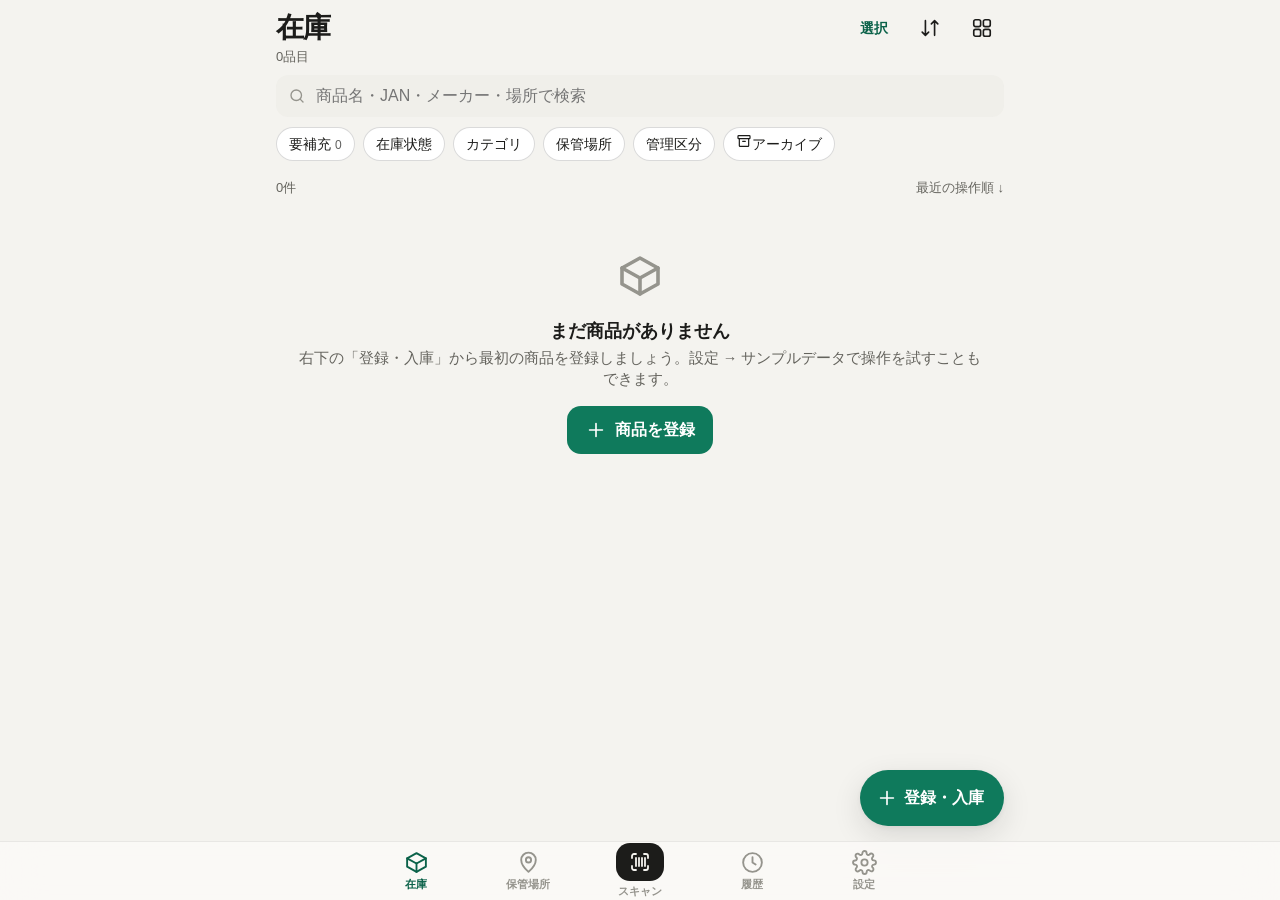
<file: index.html>
<!doctype html>
<html lang="ja">
<head>
<meta charset="utf-8">
<meta name="viewport" content="width=device-width, initial-scale=1, viewport-fit=cover">
<title>在庫ノート</title>
<meta name="description" content="個人用の在庫管理アプリ。何が・どこに・いくつあるかを一目で。">
<meta name="theme-color" content="#f4f3ef">
<meta name="apple-mobile-web-app-capable" content="yes">
<meta name="mobile-web-app-capable" content="yes">
<meta name="apple-mobile-web-app-status-bar-style" content="default">
<meta name="apple-mobile-web-app-title" content="在庫ノート">
<meta name="format-detection" content="telephone=no">
<link rel="manifest" href="manifest.webmanifest">
<link rel="icon" href="icons/icon-192.png" sizes="192x192">
<link rel="apple-touch-icon" href="icons/apple-touch-icon.png">
<link rel="stylesheet" href="src/ui/styles.css">
<script>
  // 描画前にテーマを適用（ちらつき防止）
  try {
    var t = localStorage.getItem('zaiko.theme');
    if (t === 'light' || t === 'dark') document.documentElement.setAttribute('data-theme', t);
  } catch (e) {}
</script>
</head>
<body>
<div id="app"></div>
<noscript>このアプリを使うには JavaScript を有効にしてください。</noscript>
<script type="module" src="src/ui/main.js"></script>
</body>
</html>
</file>
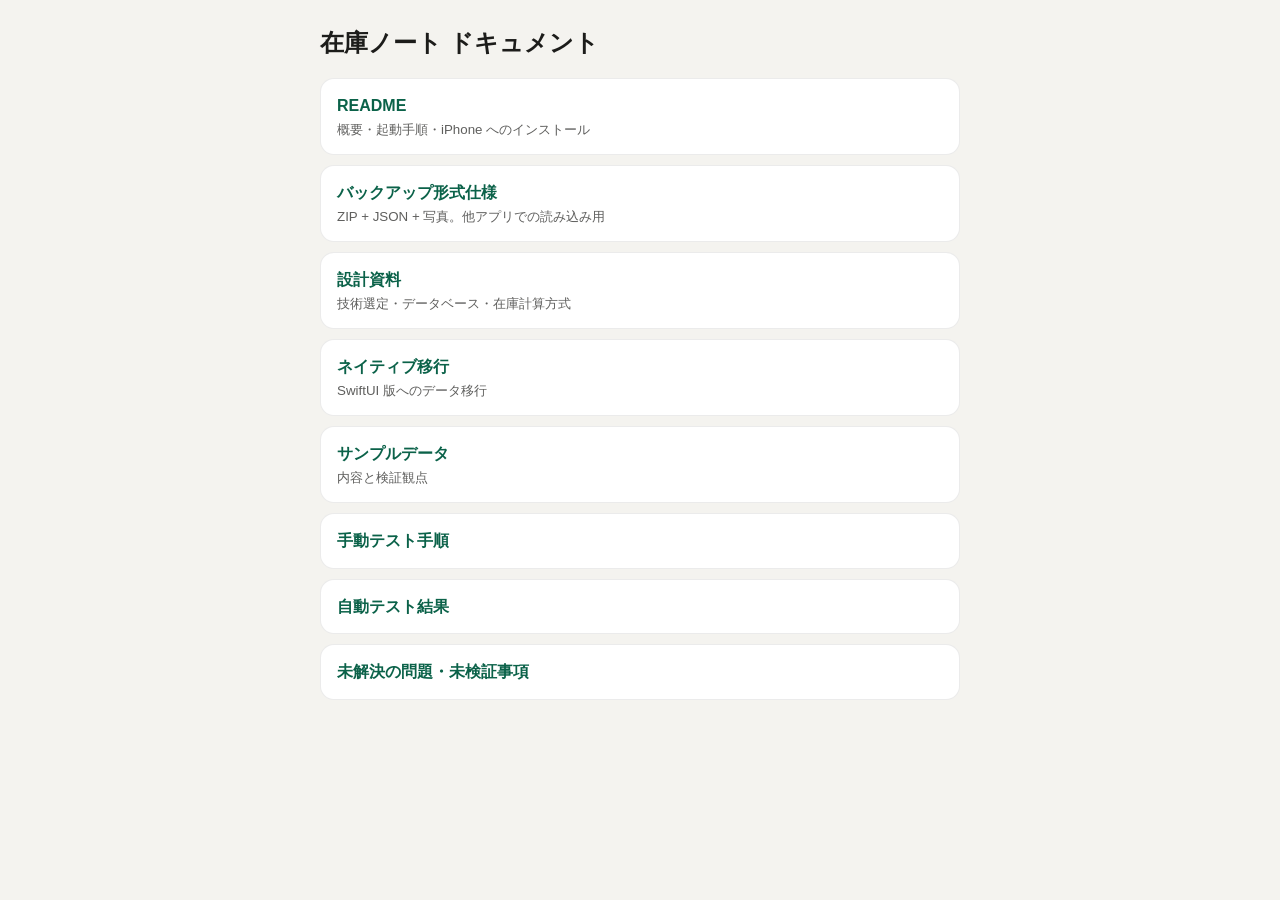
<file: docs/index.html>
<!doctype html>
<html lang="ja">
<head>
<meta charset="utf-8">
<meta name="viewport" content="width=device-width, initial-scale=1, viewport-fit=cover">
<title>在庫ノート ドキュメント</title>
<style>
  :root { color-scheme: light dark; --bg: #f4f3ef; --fg: #1c1c1a; --card: #fff; --line: rgba(0,0,0,.08); --accent: #0b6249; }
  @media (prefers-color-scheme: dark) { :root { --bg: #0e100f; --fg: #edece8; --card: #1a1d1b; --line: rgba(255,255,255,.08); --accent: #5fd9b0; } }
  body { margin: 0; padding: 24px 16px 48px; font: 16px/1.6 -apple-system, "Hiragino Sans", sans-serif; background: var(--bg); color: var(--fg); }
  main { max-width: 640px; margin: 0 auto; }
  h1 { font-size: 24px; margin: 0 0 16px; }
  a.card { display: block; background: var(--card); border-radius: 14px; padding: 14px 16px; margin: 0 0 10px; color: inherit; text-decoration: none; border: 1px solid var(--line); }
  a.card b { color: var(--accent); }
  small { opacity: .7; display: block; }
</style>
</head>
<body>
<main>
  <h1>在庫ノート ドキュメント</h1>
  <a class="card" href="../README.md"><b>README</b><small>概要・起動手順・iPhone へのインストール</small></a>
  <a class="card" href="BACKUP_FORMAT.md"><b>バックアップ形式仕様</b><small>ZIP + JSON + 写真。他アプリでの読み込み用</small></a>
  <a class="card" href="ARCHITECTURE.md"><b>設計資料</b><small>技術選定・データベース・在庫計算方式</small></a>
  <a class="card" href="NATIVE_MIGRATION.md"><b>ネイティブ移行</b><small>SwiftUI 版へのデータ移行</small></a>
  <a class="card" href="SAMPLE_DATA.md"><b>サンプルデータ</b><small>内容と検証観点</small></a>
  <a class="card" href="MANUAL_TESTS.md"><b>手動テスト手順</b></a>
  <a class="card" href="TEST_RESULTS.md"><b>自動テスト結果</b></a>
  <a class="card" href="KNOWN_ISSUES.md"><b>未解決の問題・未検証事項</b></a>
</main>
</body>
</html>
</file>
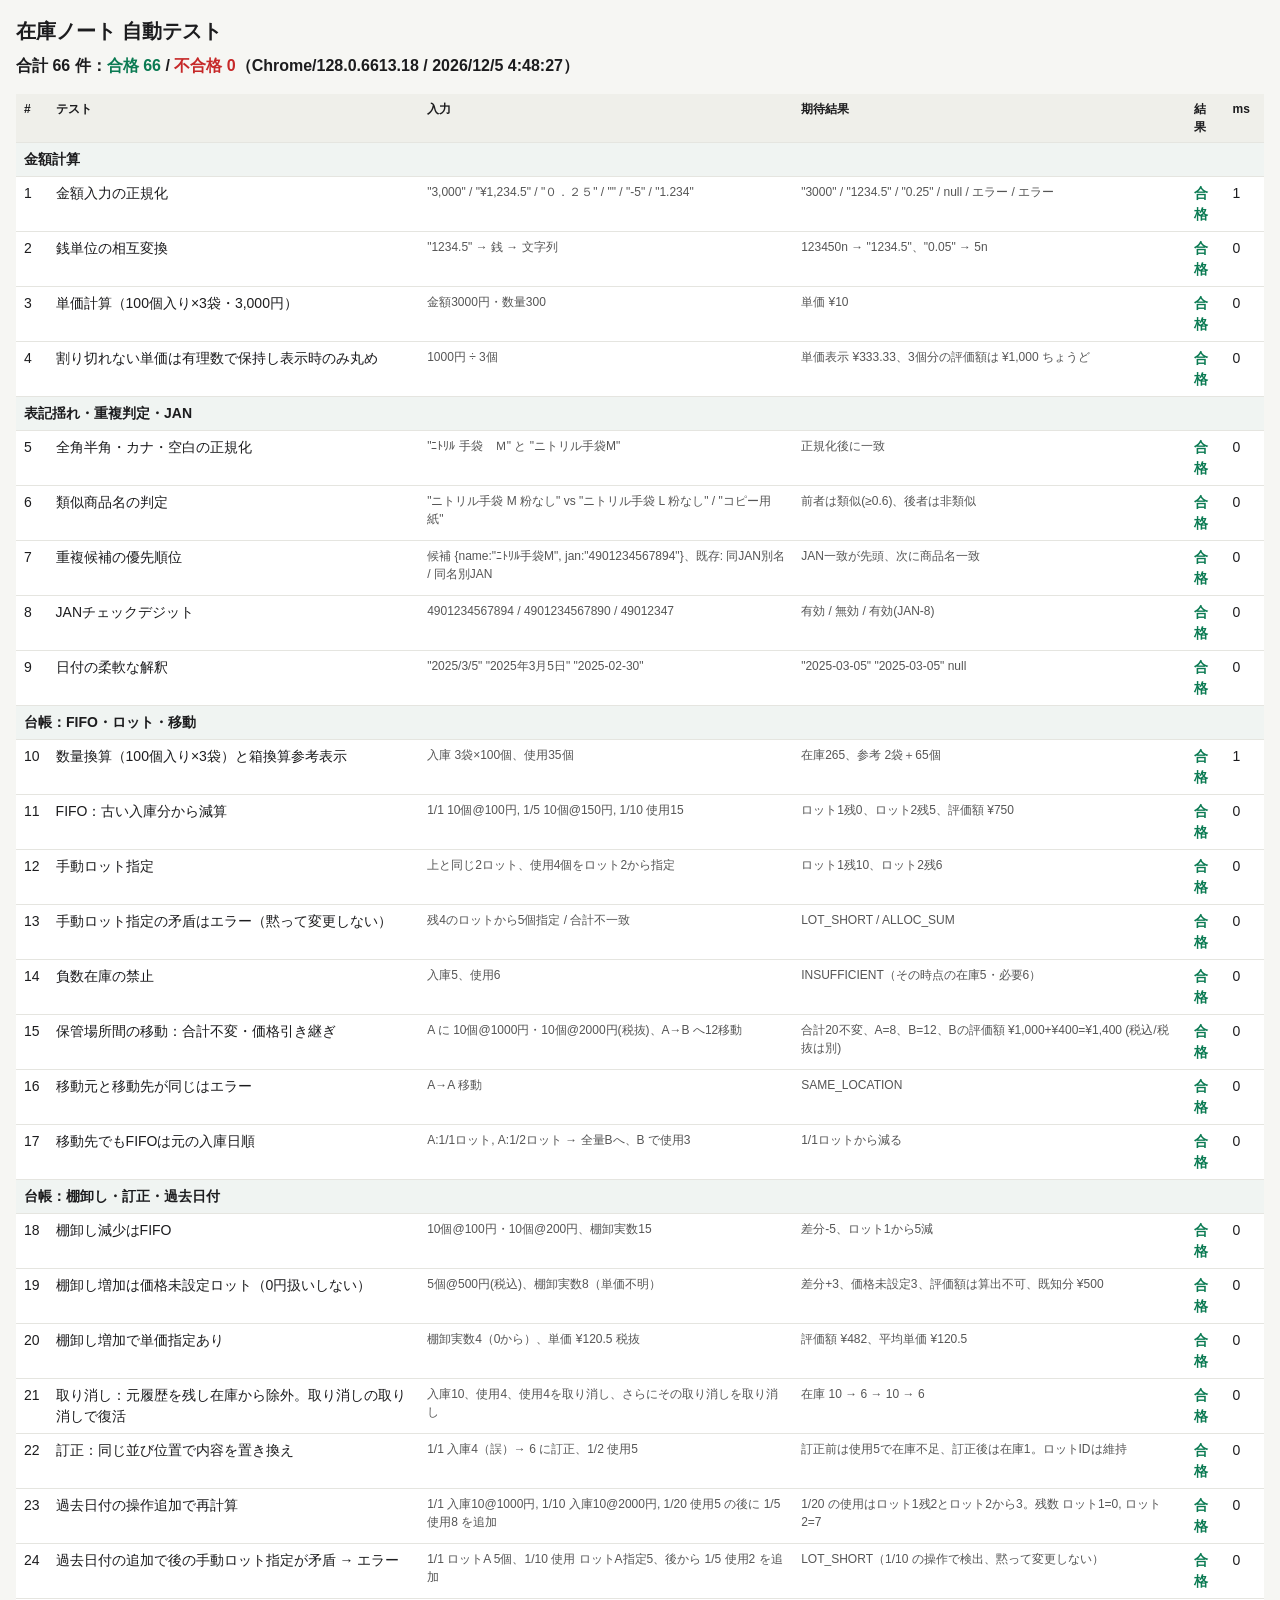
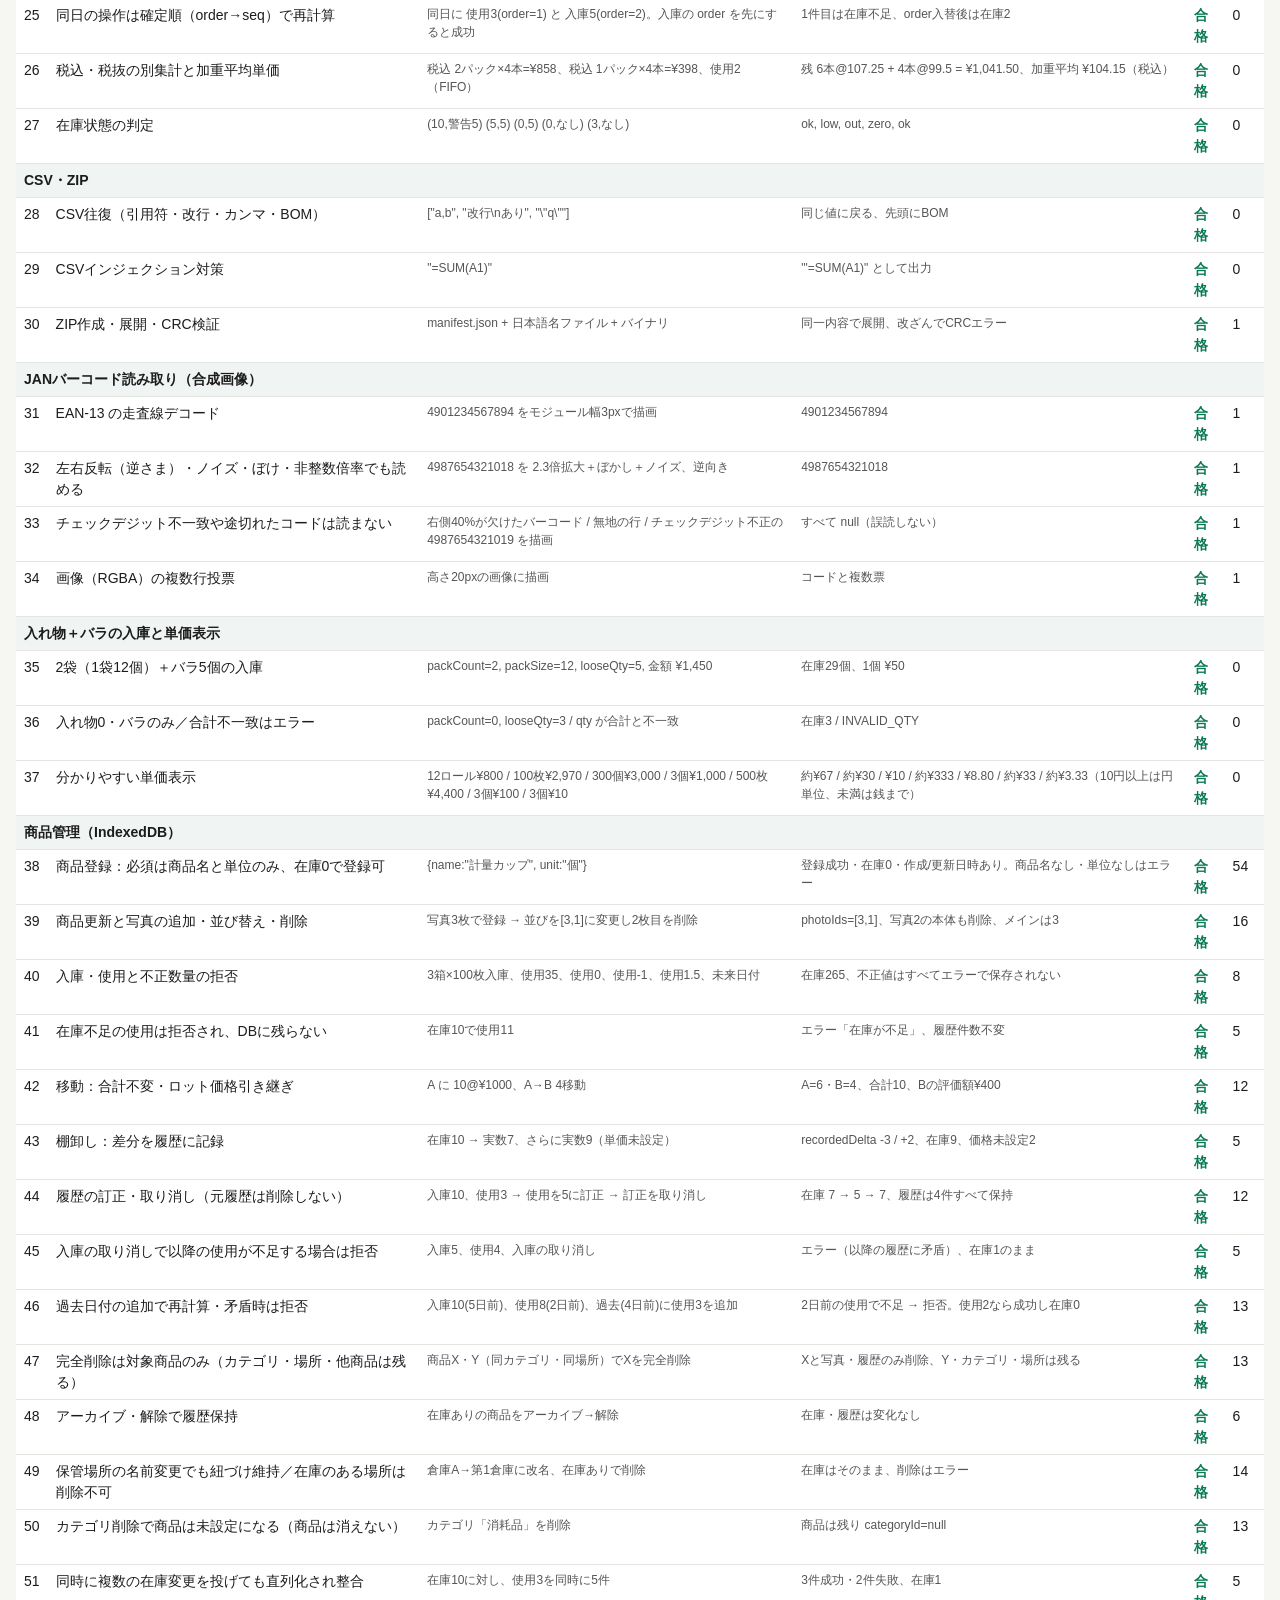
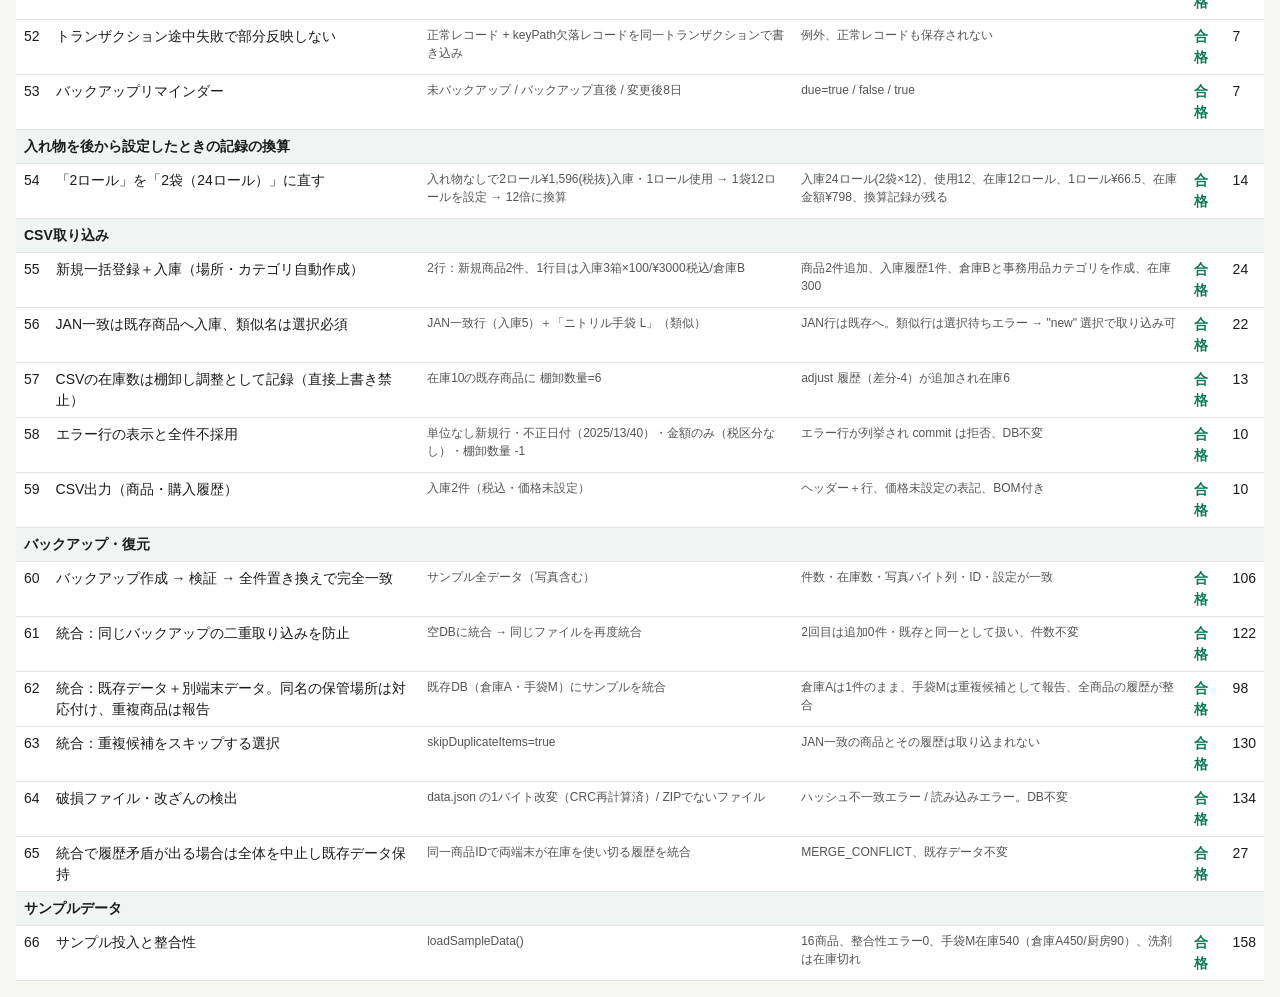
<file: tests/index.html>
<!doctype html>
<html lang="ja">
<head>
<meta charset="utf-8">
<meta name="viewport" content="width=device-width, initial-scale=1">
<title>在庫ノート 自動テスト</title>
<style>
  body { font: 14px/1.5 -apple-system, "Hiragino Sans", sans-serif; margin: 16px; color: #1c1c1e; background: #f6f6f3; }
  h1 { font-size: 20px; margin: 0 0 8px; }
  .sum { font-size: 16px; font-weight: 600; margin: 8px 0 16px; }
  table { border-collapse: collapse; width: 100%; background: #fff; }
  th, td { border-bottom: 1px solid #e5e5e0; padding: 6px 8px; text-align: left; vertical-align: top; }
  th { background: #efefea; font-size: 12px; }
  .pass { color: #0a7a52; font-weight: 600; }
  .fail { color: #c62828; font-weight: 600; }
  .suite td { background: #f0f4f2; font-weight: 600; }
  pre { white-space: pre-wrap; margin: 4px 0 0; font-size: 11px; color: #c62828; }
  td.io { font-size: 12px; color: #555; }
</style>
</head>
<body>
<h1>在庫ノート 自動テスト</h1>
<div class="sum" id="sum">実行中…</div>
<table>
  <thead><tr><th>#</th><th>テスト</th><th>入力</th><th>期待結果</th><th>結果</th><th>ms</th></tr></thead>
  <tbody id="rows"></tbody>
</table>
<script type="module">
  import { run } from './harness.js';
  import './core.test.js';
  import { cleanup } from './data.test.js';

  const tbody = document.getElementById('rows');
  let lastSuite = null, i = 0;
  const esc = (s) => String(s ?? '').replace(/[&<>]/g, (c) => ({ '&': '&amp;', '<': '&lt;', '>': '&gt;' })[c]);
  const results = await run((r) => {
    if (r.suite !== lastSuite) {
      lastSuite = r.suite;
      tbody.insertAdjacentHTML('beforeend', `<tr class="suite"><td colspan="6">${esc(r.suite)}</td></tr>`);
    }
    tbody.insertAdjacentHTML('beforeend', `<tr><td>${++i}</td><td>${esc(r.name)}</td><td class="io">${esc(r.input)}</td><td class="io">${esc(r.expected)}</td><td class="${r.status}">${r.status === 'pass' ? '合格' : '不合格'}${r.error ? `<pre>${esc(r.error)}</pre>` : ''}</td><td>${r.ms}</td></tr>`);
  });
  for (const repo of cleanup) await repo.destroy().catch(() => {});
  const pass = results.filter((r) => r.status === 'pass').length;
  const fail = results.length - pass;
  document.getElementById('sum').innerHTML = `合計 ${results.length} 件：<span class="pass">合格 ${pass}</span> / <span class="fail">不合格 ${fail}</span>（${navigator.userAgent.match(/(Chrome|Safari|Firefox)\/[\d.]+/)?.[0] || ''} / ${new Date().toLocaleString('ja-JP')}）`;
  window.__TEST_RESULTS__ = results;
  document.title = fail ? `FAIL ${fail}` : `PASS ${pass}`;
</script>
</body>
</html>
</file>
<file: src/ui/styles.css>
/* 在庫ノート — デザイントークンとコンポーネント */
:root {
  --bg: #f4f3ef;
  --bg-elev: #fbfaf7;
  --surface: #ffffff;
  --surface-2: #f0efea;
  --surface-3: #e7e6e0;
  --text: #1c1c1a;
  --text-2: #64635d;
  --text-3: #95948d;
  --line: rgba(28, 28, 26, 0.08);
  --line-strong: rgba(28, 28, 26, 0.16);
  --accent: #0f7a5c;
  --accent-ink: #ffffff;
  --accent-soft: #dcefe7;
  --accent-text: #0b6249;
  --warn: #a8640a;
  --warn-soft: #fcedd5;
  --danger: #c0392b;
  --danger-soft: #fbe2df;
  --info: #2d62c8;
  --info-soft: #e1ebfb;
  --zero: #7c7b74;
  --zero-soft: #ecebe6;
  --shadow-1: 0 1px 2px rgba(28, 28, 26, 0.06), 0 1px 1px rgba(28, 28, 26, 0.04);
  --shadow-2: 0 10px 30px rgba(28, 28, 26, 0.12), 0 2px 6px rgba(28, 28, 26, 0.06);
  --tabbar-bg: rgba(251, 250, 247, 0.86);
  --scrim: rgba(18, 18, 16, 0.38);
  --radius: 16px;
  --radius-sm: 12px;
  --tabbar-h: 58px;
  --safe-b: env(safe-area-inset-bottom, 0px);
  --safe-t: env(safe-area-inset-top, 0px);
  --font: -apple-system, BlinkMacSystemFont, "SF Pro Text", "Hiragino Sans", "Hiragino Kaku Gothic ProN", "Noto Sans JP", "Yu Gothic UI", sans-serif;
  --div-teal: #0f7a5c;
  --div-amber: #c27a10;
  --div-indigo: #4a57c4;
  --div-rose: #c2416b;
  --div-slate: #5b6672;
  color-scheme: light;
}
@media (prefers-color-scheme: dark) {
  :root:not([data-theme="light"]) {
    --bg: #0e100f;
    --bg-elev: #151816;
    --surface: #1a1d1b;
    --surface-2: #232725;
    --surface-3: #2d322f;
    --text: #edece8;
    --text-2: #a3a39c;
    --text-3: #75756f;
    --line: rgba(255, 255, 255, 0.08);
    --line-strong: rgba(255, 255, 255, 0.16);
    --accent: #37c497;
    --accent-ink: #062218;
    --accent-soft: #163a2e;
    --accent-text: #5fd9b0;
    --warn: #f2ae4a;
    --warn-soft: #3a2b12;
    --danger: #ff7466;
    --danger-soft: #3e1c18;
    --info: #79a6ff;
    --info-soft: #1b2a45;
    --zero: #a3a39c;
    --zero-soft: #2a2d2b;
    --shadow-1: 0 1px 2px rgba(0, 0, 0, 0.4);
    --shadow-2: 0 14px 40px rgba(0, 0, 0, 0.55);
    --tabbar-bg: rgba(21, 24, 22, 0.86);
    --scrim: rgba(0, 0, 0, 0.55);
    --div-teal: #37c497;
    --div-amber: #f2ae4a;
    --div-indigo: #8d97ff;
    --div-rose: #ff7fa6;
    --div-slate: #a6b2bf;
    color-scheme: dark;
  }
}
:root[data-theme="dark"] {
  --bg: #0e100f;
  --bg-elev: #151816;
  --surface: #1a1d1b;
  --surface-2: #232725;
  --surface-3: #2d322f;
  --text: #edece8;
  --text-2: #a3a39c;
  --text-3: #75756f;
  --line: rgba(255, 255, 255, 0.08);
  --line-strong: rgba(255, 255, 255, 0.16);
  --accent: #37c497;
  --accent-ink: #062218;
  --accent-soft: #163a2e;
  --accent-text: #5fd9b0;
  --warn: #f2ae4a;
  --warn-soft: #3a2b12;
  --danger: #ff7466;
  --danger-soft: #3e1c18;
  --info: #79a6ff;
  --info-soft: #1b2a45;
  --zero: #a3a39c;
  --zero-soft: #2a2d2b;
  --shadow-1: 0 1px 2px rgba(0, 0, 0, 0.4);
  --shadow-2: 0 14px 40px rgba(0, 0, 0, 0.55);
  --tabbar-bg: rgba(21, 24, 22, 0.86);
  --scrim: rgba(0, 0, 0, 0.55);
  --div-teal: #37c497;
  --div-amber: #f2ae4a;
  --div-indigo: #8d97ff;
  --div-rose: #ff7fa6;
  --div-slate: #a6b2bf;
  color-scheme: dark;
}

* { box-sizing: border-box; -webkit-tap-highlight-color: transparent; }
html, body { margin: 0; padding: 0; background: var(--bg); color: var(--text); }
body {
  font-family: var(--font);
  font-size: 16px;
  line-height: 1.45;
  -webkit-font-smoothing: antialiased;
  -webkit-text-size-adjust: 100%;
  overscroll-behavior-y: none;
  min-height: 100dvh;
}
button, input, select, textarea { font: inherit; color: inherit; }
button { cursor: pointer; border: 0; background: none; padding: 0; }
input, select, textarea { font-size: 16px; } /* iOS のズーム防止 */
a { color: var(--accent-text); }
.num { font-variant-numeric: tabular-nums; font-feature-settings: "tnum"; }
.muted { color: var(--text-2); }
.faint { color: var(--text-3); }
.small { font-size: 13px; }
.tiny { font-size: 11.5px; }
.hidden { display: none !important; }
.sr-only { position: absolute; width: 1px; height: 1px; overflow: hidden; clip: rect(0 0 0 0); }

/* ───── レイアウト ───── */
#app { min-height: 100dvh; }
.view {
  padding: calc(var(--safe-t) + 4px) 0 calc(var(--tabbar-h) + var(--safe-b) + 96px);
  max-width: 760px;
  margin: 0 auto;
  animation: fade-in 0.18s ease-out;
}
@keyframes fade-in { from { transform: translateY(6px); } to { transform: none; } }
.pad { padding-left: 16px; padding-right: 16px; }

.topbar {
  position: sticky; top: 0; z-index: 20;
  padding: calc(var(--safe-t) + 6px) 16px 8px;
  margin-top: calc(-1 * var(--safe-t) - 4px);
  background: color-mix(in srgb, var(--bg) 88%, transparent);
  -webkit-backdrop-filter: saturate(1.6) blur(16px);
  backdrop-filter: saturate(1.6) blur(16px);
}
.topbar.scrolled { box-shadow: 0 1px 0 var(--line); }
.title-row { display: flex; align-items: center; gap: 8px; min-height: 44px; }
.title-row h1 { font-size: 28px; font-weight: 750; letter-spacing: -0.02em; margin: 0; flex: 1; line-height: 1.15; }
.title-row h2 { font-size: 17px; font-weight: 650; margin: 0; flex: 1; text-align: center; white-space: nowrap; overflow: hidden; text-overflow: ellipsis; }
.subtitle { font-size: 13px; color: var(--text-2); margin-top: -2px; }
.nav-back { white-space: nowrap; flex: none; display: inline-flex; align-items: center; gap: 2px; color: var(--accent-text); font-size: 17px; min-height: 44px; min-width: 44px; padding-right: 8px; }
.nav-spacer { min-width: 44px; }

.icon-btn {
  width: 44px; height: 44px; border-radius: 22px;
  display: inline-grid; place-items: center; color: var(--text);
  transition: background 0.15s;
}
.icon-btn:active { background: var(--surface-2); }
.icon-btn.accent { color: var(--accent-text); }
.icon-btn svg, .btn svg, .chip svg { width: 22px; height: 22px; }
.icon-btn.sm { width: 36px; height: 36px; }
.icon-btn.sm svg { width: 18px; height: 18px; }

/* ───── 検索・チップ ───── */
.search {
  display: flex; align-items: center; gap: 8px;
  background: var(--surface-2); border-radius: 12px; padding: 0 12px; height: 42px;
}
.search svg { width: 18px; height: 18px; color: var(--text-3); flex: none; }
.search input { flex: 1; border: 0; background: transparent; outline: none; height: 100%; min-width: 0; }
.search .clear { color: var(--text-3); width: 28px; height: 28px; display: grid; place-items: center; }
.chips { display: flex; gap: 8px; overflow-x: auto; padding: 10px 16px 4px; margin: 0 -16px; scrollbar-width: none; }
.chips::-webkit-scrollbar { display: none; }
.chip {
  flex: none; display: inline-flex; align-items: center; gap: 6px;
  height: 34px; padding: 0 12px; border-radius: 17px;
  background: var(--surface); border: 1px solid var(--line-strong);
  font-size: 14px; color: var(--text); white-space: nowrap;
}
.chip svg { width: 16px; height: 16px; }
.chip.on { background: var(--text); color: var(--bg); border-color: var(--text); }
.chip.warn.on { background: var(--warn); border-color: var(--warn); color: #fff; }
.chip .count { font-size: 12px; opacity: 0.7; }

/* ───── 在庫リスト ───── */
.list-meta { display: flex; align-items: center; justify-content: space-between; padding: 6px 16px 6px; font-size: 13px; color: var(--text-2); }
.list { display: flex; flex-direction: column; gap: 8px; padding: 0 12px; }
.row {
  display: flex; align-items: center; gap: 12px;
  background: var(--surface); border-radius: var(--radius); padding: 10px 10px 10px 10px;
  box-shadow: var(--shadow-1); min-height: 76px; position: relative;
  text-align: left; width: 100%;
}
.row:active { transform: scale(0.99); }
.thumb {
  width: 56px; height: 56px; border-radius: 12px; flex: none; overflow: hidden;
  background: var(--surface-2); display: grid; place-items: center; color: var(--text-3);
}
.thumb img { width: 100%; height: 100%; object-fit: cover; display: block; }
.thumb svg { width: 26px; height: 26px; }
.row-main { flex: 1; min-width: 0; }
.row-name { font-size: 16px; font-weight: 600; line-height: 1.3; display: -webkit-box; -webkit-line-clamp: 2; -webkit-box-orient: vertical; overflow: hidden; }
.row-sub { display: flex; flex-wrap: wrap; gap: 4px 6px; margin-top: 4px; align-items: center; }
.loc {
  display: inline-flex; align-items: center; gap: 4px; font-size: 12.5px; color: var(--text-2);
  background: var(--surface-2); border-radius: 8px; padding: 2px 7px; max-width: 100%;
  white-space: nowrap; overflow: hidden; text-overflow: ellipsis;
}
.loc .dot { width: 7px; height: 7px; border-radius: 50%; flex: none; background: var(--div-slate); }
.loc b { font-weight: 650; color: var(--text); }
.qty-btn {
  flex: none; display: flex; flex-direction: column; align-items: flex-end; justify-content: center;
  min-width: 64px; min-height: 56px; padding: 4px 6px 4px 10px; border-radius: 12px; border-left: 1px solid var(--line);
}
.qty-btn:active { background: var(--surface-2); }
.qty { font-size: 24px; font-weight: 720; letter-spacing: -0.02em; line-height: 1.05; }
.qty-unit { font-size: 12px; color: var(--text-2); margin-left: 2px; font-weight: 500; }
.qty-pack { font-size: 11.5px; color: var(--text-3); margin-top: 2px; white-space: nowrap; }
.badge {
  display: inline-flex; align-items: center; gap: 4px; height: 20px; padding: 0 7px; border-radius: 10px;
  font-size: 11.5px; font-weight: 650; white-space: nowrap;
}
.badge.low { background: var(--warn-soft); color: var(--warn); }
.badge.out { background: var(--danger-soft); color: var(--danger); }
.badge.zero { background: var(--zero-soft); color: var(--zero); }
.badge.arch { background: var(--surface-3); color: var(--text-2); }
.badge.info { background: var(--info-soft); color: var(--info); }
.badge.ok { background: var(--accent-soft); color: var(--accent-text); }
.qty.low { color: var(--warn); }
.qty.out { color: var(--danger); }
.qty.zero { color: var(--zero); }

/* カード表示 */
.grid { display: grid; grid-template-columns: repeat(auto-fill, minmax(160px, 1fr)); gap: 10px; padding: 0 12px; }
.card {
  background: var(--surface); border-radius: var(--radius); overflow: hidden; box-shadow: var(--shadow-1);
  display: flex; flex-direction: column; text-align: left; width: 100%;
}
.card .cover { aspect-ratio: 4 / 3; background: var(--surface-2); display: grid; place-items: center; color: var(--text-3); position: relative; }
.card .cover img { position: absolute; inset: 0; width: 100%; height: 100%; object-fit: cover; }
.card .cover svg { width: 34px; height: 34px; }
.card .cover .badge { position: absolute; top: 8px; left: 8px; }
.card .body { padding: 10px 12px 4px; flex: 1; }
.card .name { font-weight: 620; font-size: 15px; line-height: 1.3; display: -webkit-box; -webkit-line-clamp: 2; -webkit-box-orient: vertical; overflow: hidden; }
.card .meta { font-size: 12px; color: var(--text-2); margin-top: 3px; white-space: nowrap; overflow: hidden; text-overflow: ellipsis; }
.card .foot { display: flex; align-items: center; justify-content: space-between; padding: 4px 6px 8px 12px; }
.card .qty { font-size: 22px; }
.stepper-mini { display: flex; gap: 4px; }
.stepper-mini button { width: 40px; height: 40px; border-radius: 20px; background: var(--surface-2); display: grid; place-items: center; }
.stepper-mini button svg { width: 18px; height: 18px; }
.stepper-mini button.plus { background: var(--accent-soft); color: var(--accent-text); }

/* ───── FAB / タブバー ───── */
.fab {
  position: fixed; right: max(16px, calc(50vw - 380px + 16px)); bottom: calc(var(--tabbar-h) + var(--safe-b) + 16px); z-index: 30;
  height: 56px; padding: 0 20px 0 16px; border-radius: 28px; background: var(--accent); color: var(--accent-ink);
  display: inline-flex; align-items: center; gap: 6px; font-weight: 650; font-size: 16px; box-shadow: var(--shadow-2);
  transition: transform 0.15s;
}
.fab:active { transform: scale(0.96); }
.fab svg { width: 22px; height: 22px; }

.tabbar {
  position: fixed; left: 0; right: 0; bottom: 0; z-index: 40;
  padding-bottom: var(--safe-b);
  background: var(--tabbar-bg);
  -webkit-backdrop-filter: saturate(1.8) blur(20px);
  backdrop-filter: saturate(1.8) blur(20px);
  border-top: 1px solid var(--line);
}
.tabbar-inner { display: grid; grid-template-columns: repeat(5, 1fr); max-width: 560px; margin: 0 auto; height: var(--tabbar-h); }
.tab { display: flex; flex-direction: column; align-items: center; justify-content: center; gap: 2px; font-size: 10.5px; font-weight: 600; color: var(--text-3); position: relative; }
.tab svg { width: 25px; height: 25px; }
.tab.on { color: var(--accent-text); }
.tab .scan-bubble {
  width: 48px; height: 38px; border-radius: 14px; background: var(--text); color: var(--bg); display: grid; place-items: center; margin-bottom: 1px;
}
.tab.on .scan-bubble { background: var(--accent); color: var(--accent-ink); }
.tab .scan-bubble svg { width: 24px; height: 24px; }
.tab .dot-badge { position: absolute; top: 6px; left: calc(50% + 8px); min-width: 16px; height: 16px; padding: 0 4px; border-radius: 8px; background: var(--warn); color: #fff; font-size: 10px; display: grid; place-items: center; }

/* ───── セクション / グループリスト ───── */
.section { margin: 18px 0 0; }
.section-h { display: flex; align-items: baseline; justify-content: space-between; padding: 0 20px 6px; font-size: 13px; font-weight: 650; color: var(--text-2); letter-spacing: 0.02em; }
.group { background: var(--surface); border-radius: var(--radius); margin: 0 12px; overflow: hidden; box-shadow: var(--shadow-1); }
.cell { display: flex; align-items: center; gap: 12px; min-height: 52px; padding: 10px 14px; width: 100%; text-align: left; position: relative; }
.cell + .cell::before { content: ""; position: absolute; top: 0; left: 14px; right: 0; border-top: 1px solid var(--line); }
button.cell:active, a.cell:active { background: var(--surface-2); }
.cell .grow { flex: 1; min-width: 0; }
.cell .label { font-size: 16px; }
.cell .desc { font-size: 13px; color: var(--text-2); }
.cell .value { color: var(--text-2); font-size: 15px; text-align: right; }
.cell .chev { color: var(--text-3); width: 18px; height: 18px; flex: none; }
.cell .lead { width: 30px; height: 30px; border-radius: 8px; display: grid; place-items: center; flex: none; background: var(--surface-2); color: var(--text-2); }
.cell .lead svg { width: 18px; height: 18px; }
.cell .lead.accent { background: var(--accent-soft); color: var(--accent-text); }
.cell .lead.warn { background: var(--warn-soft); color: var(--warn); }
.cell .lead.danger { background: var(--danger-soft); color: var(--danger); }
.cell .lead.info { background: var(--info-soft); color: var(--info); }
.cell.danger .label { color: var(--danger); }
.footnote { font-size: 12.5px; color: var(--text-2); padding: 8px 20px 0; line-height: 1.5; }

/* ───── ボタン ───── */
.btn {
  display: inline-flex; align-items: center; justify-content: center; gap: 8px;
  min-height: 48px; padding: 0 18px; border-radius: 14px; font-weight: 650; font-size: 16px;
  background: var(--surface-2); color: var(--text); transition: transform 0.1s, opacity 0.15s;
}
.btn:active { transform: scale(0.98); }
.btn.primary { background: var(--accent); color: var(--accent-ink); }
.btn.danger { background: var(--danger-soft); color: var(--danger); }
.btn.ghost { background: transparent; color: var(--accent-text); }
.btn.block { width: 100%; }
.btn.sm { min-height: 36px; padding: 0 12px; font-size: 14px; border-radius: 10px; }
.btn:disabled { opacity: 0.45; pointer-events: none; }
.btn-row { display: flex; gap: 10px; }
.btn-row > * { flex: 1; }

/* ───── 商品詳細 ───── */
.hero { position: relative; margin: 0 12px; border-radius: 20px; overflow: hidden; background: var(--surface-2); aspect-ratio: 4 / 3; max-height: 46vh; width: calc(100% - 24px); }
.hero .slides { display: flex; overflow-x: auto; scroll-snap-type: x mandatory; height: 100%; scrollbar-width: none; }
.hero .slides::-webkit-scrollbar { display: none; }
.hero .slide { flex: none; width: 100%; height: 100%; scroll-snap-align: center; }
.hero .slide img { width: 100%; height: 100%; object-fit: cover; }
.hero .dots { position: absolute; bottom: 10px; left: 0; right: 0; display: flex; justify-content: center; gap: 6px; }
.hero .dots i { width: 7px; height: 7px; border-radius: 4px; background: rgba(255, 255, 255, 0.55); transition: width 0.2s; }
.hero .dots i.on { width: 18px; background: #fff; }
.hero.empty { display: grid; place-items: center; color: var(--text-3); aspect-ratio: 16 / 7; }
.hero.empty svg { width: 40px; height: 40px; }
.detail-head { padding: 14px 16px 4px; }
.detail-head h1 { font-size: 22px; font-weight: 720; margin: 0; line-height: 1.3; letter-spacing: -0.01em; }
.detail-head .meta { color: var(--text-2); font-size: 14px; margin-top: 4px; display: flex; flex-wrap: wrap; gap: 4px 10px; align-items: center; }
.stock-panel { margin: 12px 12px 0; background: var(--surface); border-radius: 20px; padding: 16px; box-shadow: var(--shadow-1); }
.stock-big { display: flex; align-items: baseline; gap: 6px; }
.stock-big .qty { font-size: 44px; }
.stock-big .qty-unit { font-size: 17px; }
.stock-ref { font-size: 13.5px; color: var(--text-2); margin-top: 2px; }
.loc-bars { margin-top: 14px; display: flex; flex-direction: column; gap: 10px; }
.loc-bar .top { display: flex; justify-content: space-between; font-size: 14px; gap: 8px; }
.loc-bar .top .nm { display: flex; gap: 6px; align-items: center; min-width: 0; }
.loc-bar .top .nm span { overflow: hidden; text-overflow: ellipsis; white-space: nowrap; }
.loc-bar .track { height: 6px; background: var(--surface-2); border-radius: 3px; margin-top: 5px; overflow: hidden; }
.loc-bar .fill { height: 100%; background: var(--accent); border-radius: 3px; }
.loc-bar .det { font-size: 12px; color: var(--text-3); margin-top: 2px; }
.actions4 { display: grid; grid-template-columns: repeat(4, 1fr); gap: 8px; margin: 12px 12px 0; }
.action {
  display: flex; flex-direction: column; align-items: center; justify-content: center; gap: 4px;
  min-height: 72px; border-radius: 16px; background: var(--surface); box-shadow: var(--shadow-1); font-size: 13px; font-weight: 620;
}
.action svg { width: 24px; height: 24px; }
.action.primary { background: var(--accent); color: var(--accent-ink); }
.action:active { transform: scale(0.97); }
.kv { display: grid; grid-template-columns: auto 1fr; gap: 6px 14px; font-size: 14.5px; }
.kv dt { color: var(--text-2); }
.kv dd { margin: 0; text-align: right; overflow-wrap: anywhere; }
.money-grid { display: grid; grid-template-columns: 1fr 1fr; gap: 8px; }
.money-tile { background: var(--surface-2); border-radius: 12px; padding: 10px 12px; }
.money-tile .lbl { font-size: 12px; color: var(--text-2); }
.money-tile .val { font-size: 18px; font-weight: 700; margin-top: 2px; }
.money-tile .val.na { color: var(--text-3); font-size: 15px; font-weight: 600; }
.lot { padding: 12px 14px; display: grid; grid-template-columns: 1fr auto; gap: 2px 10px; position: relative; }
.lot + .lot::before { content: ""; position: absolute; top: 0; left: 14px; right: 0; border-top: 1px solid var(--line); }
.lot .l1 { font-weight: 620; font-size: 15px; }
.lot .l2 { font-size: 12.5px; color: var(--text-2); }
.lot .r1 { text-align: right; font-weight: 700; }
.lot .r2 { text-align: right; font-size: 12.5px; color: var(--text-2); }
.lot.empty .l1, .lot.empty .r1 { color: var(--text-3); }
.meter { grid-column: 1 / -1; height: 4px; background: var(--surface-2); border-radius: 2px; overflow: hidden; margin-top: 6px; }
.meter i { display: block; height: 100%; background: var(--accent); }

/* ───── 履歴 ───── */
.tl-day { padding: 14px 20px 6px; font-size: 13px; font-weight: 700; color: var(--text-2); position: sticky; top: var(--hist-top, calc(var(--safe-t) + 104px)); z-index: 5; background: var(--bg); }
.tl { display: flex; gap: 12px; padding: 12px 14px; align-items: flex-start; width: 100%; text-align: left; position: relative; }
.tl + .tl::before { content: ""; position: absolute; top: 0; left: 58px; right: 0; border-top: 1px solid var(--line); }
.tl:active { background: var(--surface-2); }
.tl-ico { width: 34px; height: 34px; border-radius: 10px; flex: none; display: grid; place-items: center; }
.tl-ico svg { width: 18px; height: 18px; }
.tl-ico.receive { background: var(--accent-soft); color: var(--accent-text); }
.tl-ico.consume { background: var(--warn-soft); color: var(--warn); }
.tl-ico.move { background: var(--info-soft); color: var(--info); }
.tl-ico.adjust { background: var(--surface-3); color: var(--text); }
.tl-ico.void { background: var(--danger-soft); color: var(--danger); }
.tl-main { flex: 1; min-width: 0; }
.tl-title { font-weight: 620; font-size: 15px; }
.tl-sub { font-size: 13px; color: var(--text-2); margin-top: 1px; }
.tl-qty { font-weight: 700; font-size: 16px; text-align: right; white-space: nowrap; }
.tl-qty.plus { color: var(--accent-text); }
.tl-qty.minus { color: var(--warn); }
.tl.inactive .tl-title, .tl.inactive .tl-qty { text-decoration: line-through; color: var(--text-3); }
.tl.inactive .tl-ico { opacity: 0.5; }

/* ───── フォーム ───── */
.form { display: flex; flex-direction: column; gap: 14px; }
.field { display: flex; flex-direction: column; gap: 6px; }
.field > label, .field > .lbl { font-size: 13px; font-weight: 650; color: var(--text-2); display: flex; justify-content: space-between; gap: 8px; }
.field .req { color: var(--danger); font-weight: 700; }
.hint { font-size: 12.5px; color: var(--text-3); line-height: 1.45; }
.field .err { font-size: 13px; color: var(--danger); }
.input, .select, .textarea {
  width: 100%; min-height: 48px; border-radius: 12px; border: 1px solid var(--line-strong);
  background: var(--surface); padding: 10px 12px; outline: none; transition: border-color 0.15s, box-shadow 0.15s;
  -webkit-appearance: none; appearance: none;
}
.textarea { min-height: 84px; resize: vertical; }
.select { background-image: linear-gradient(45deg, transparent 50%, var(--text-3) 50%), linear-gradient(135deg, var(--text-3) 50%, transparent 50%); background-position: calc(100% - 18px) 21px, calc(100% - 13px) 21px; background-size: 5px 5px; background-repeat: no-repeat; padding-right: 32px; }
.input:focus, .select:focus, .textarea:focus { border-color: var(--accent); box-shadow: 0 0 0 3px color-mix(in srgb, var(--accent) 22%, transparent); }
.input[aria-invalid="true"] { border-color: var(--danger); }
input[type="date"].input { min-height: 48px; display: block; }
.row2 { display: grid; grid-template-columns: 1fr 1fr; gap: 10px; }
.row3 { display: grid; grid-template-columns: 1fr auto 1fr; gap: 8px; align-items: end; }
.seg { display: flex; background: var(--surface-2); border-radius: 12px; padding: 3px; gap: 3px; }
.seg button { flex: 1; min-height: 40px; border-radius: 9px; font-size: 14.5px; font-weight: 600; color: var(--text-2); }
.seg button.on { background: var(--surface); color: var(--text); box-shadow: var(--shadow-1); }
.stepper { display: flex; align-items: stretch; gap: 8px; }
.stepper button { width: 52px; border-radius: 12px; background: var(--surface-2); display: grid; place-items: center; flex: none; }
.stepper button:active { background: var(--surface-3); }
.stepper button svg { width: 22px; height: 22px; }
.stepper .input { text-align: center; font-size: 22px; font-weight: 700; min-height: 54px; }
.disclosure { display: flex; align-items: center; justify-content: space-between; min-height: 48px; padding: 0 4px; color: var(--accent-text); font-weight: 600; width: 100%; }
.disclosure svg { width: 18px; height: 18px; transition: transform 0.2s; }
.disclosure.open svg { transform: rotate(90deg); }
.calc {
  background: var(--accent-soft); color: var(--accent-text); border-radius: 12px; padding: 10px 12px; font-size: 14px;
  display: flex; justify-content: space-between; gap: 8px; flex-wrap: wrap;
}
.calc b { font-size: 16px; }
.notice { border-radius: 12px; padding: 10px 12px; font-size: 14px; display: flex; gap: 10px; align-items: flex-start; }
.notice svg { width: 18px; height: 18px; flex: none; margin-top: 2px; }
.notice.warn { background: var(--warn-soft); color: var(--warn); }
.notice.danger { background: var(--danger-soft); color: var(--danger); }
.notice.info { background: var(--info-soft); color: var(--info); }
.notice.accent { background: var(--accent-soft); color: var(--accent-text); }
.notice .grow { flex: 1; white-space: pre-line; }
.notice .text { color: var(--text); }

.photo-strip { display: flex; gap: 8px; overflow-x: auto; padding-bottom: 4px; }
.photo-tile { position: relative; width: 88px; height: 88px; border-radius: 12px; overflow: hidden; flex: none; background: var(--surface-2); }
.photo-tile img { width: 100%; height: 100%; object-fit: cover; }
.photo-tile .main-tag { position: absolute; left: 4px; bottom: 4px; background: rgba(0, 0, 0, 0.6); color: #fff; font-size: 10.5px; padding: 1px 6px; border-radius: 6px; font-weight: 650; }
.photo-tile .x { position: absolute; top: 4px; right: 4px; width: 26px; height: 26px; border-radius: 13px; background: rgba(0, 0, 0, 0.6); color: #fff; display: grid; place-items: center; }
.photo-tile .x svg { width: 14px; height: 14px; }
.photo-tile .mv { position: absolute; bottom: 4px; right: 4px; display: flex; gap: 2px; }
.photo-tile .mv button { width: 24px; height: 24px; border-radius: 12px; background: rgba(0, 0, 0, 0.55); color: #fff; display: grid; place-items: center; }
.photo-tile .mv svg { width: 14px; height: 14px; }
.photo-add { width: 88px; height: 88px; border-radius: 12px; border: 1.5px dashed var(--line-strong); display: flex; flex-direction: column; align-items: center; justify-content: center; gap: 2px; color: var(--text-2); font-size: 11.5px; flex: none; }
.photo-add svg { width: 22px; height: 22px; }

/* ───── シート・ダイアログ ───── */
.scrim { position: fixed; inset: 0; background: var(--scrim); z-index: 100; opacity: 0; transition: opacity 0.22s; }
.scrim.show { opacity: 1; }
.sheet {
  position: fixed; left: 0; right: 0; bottom: 0; z-index: 101; max-width: 640px; margin: 0 auto;
  background: var(--bg-elev); border-radius: 22px 22px 0 0; max-height: calc(100dvh - var(--safe-t) - 24px);
  display: flex; flex-direction: column; transform: translateY(100%); transition: transform 0.28s cubic-bezier(0.2, 0.9, 0.25, 1);
  box-shadow: var(--shadow-2);
}
.sheet.show { transform: none; }
.sheet .grab { width: 38px; height: 5px; border-radius: 3px; background: var(--line-strong); margin: 8px auto 0; flex: none; }
.sheet-h { display: flex; align-items: center; gap: 8px; padding: 6px 8px 6px 16px; flex: none; }
.sheet-h h3 { flex: 1; margin: 0; font-size: 18px; font-weight: 700; min-width: 0; overflow: hidden; text-overflow: ellipsis; white-space: nowrap; }
.sheet-h .sub { font-size: 13px; color: var(--text-2); font-weight: 500; }
.sheet-b { overflow-y: auto; padding: 4px 16px 16px; -webkit-overflow-scrolling: touch; overscroll-behavior: contain; flex: 1; }
.sheet-f { padding: 10px 16px calc(10px + var(--safe-b)); border-top: 1px solid var(--line); flex: none; background: var(--bg-elev); }
.dialog {
  position: fixed; z-index: 120; left: 50%; top: 50%; transform: translate(-50%, -46%) scale(0.98); opacity: 0;
  width: min(360px, calc(100vw - 40px)); background: var(--bg-elev); border-radius: 20px; padding: 20px 18px 14px; box-shadow: var(--shadow-2);
  transition: opacity 0.18s, transform 0.18s;
}
.dialog.show { opacity: 1; transform: translate(-50%, -50%) scale(1); }
.dialog h3 { margin: 0 0 6px; font-size: 18px; }
.dialog p { margin: 0 0 14px; color: var(--text-2); font-size: 15px; white-space: pre-line; }
.dialog .btn-row { margin-top: 6px; }

.toast-wrap { position: fixed; left: 0; right: 0; bottom: calc(var(--tabbar-h) + var(--safe-b) + 84px); z-index: 150; display: flex; justify-content: center; pointer-events: none; padding: 0 12px; }
.toast {
  pointer-events: auto; display: flex; align-items: center; gap: 12px; background: var(--text); color: var(--bg);
  border-radius: 14px; padding: 10px 10px 10px 16px; box-shadow: var(--shadow-2); max-width: 520px; width: 100%;
  animation: toast-in 0.25s cubic-bezier(0.2, 0.9, 0.25, 1);
}
.toast.err { background: var(--danger); color: #fff; }
.toast .msg { flex: 1; font-size: 14.5px; white-space: pre-line; }
.toast button { color: var(--accent); font-weight: 700; padding: 8px 10px; border-radius: 10px; min-height: 40px; }
.toast.err button { color: #fff; }
@keyframes toast-in { from { transform: translateY(16px); opacity: 0; } to { transform: none; opacity: 1; } }

.banner { margin: 8px 12px 0; border-radius: 14px; padding: 10px 12px; display: flex; gap: 10px; align-items: center; font-size: 14px; }
.banner svg { width: 20px; height: 20px; flex: none; }
.banner .grow { flex: 1; }
.banner.sample { background: var(--info-soft); color: var(--info); }
.banner.backup { background: var(--warn-soft); color: var(--warn); }
.banner .btn { min-height: 34px; font-size: 13.5px; padding: 0 12px; background: var(--surface); color: var(--text); }

.empty-state { text-align: center; padding: 48px 32px; color: var(--text-2); }
.empty-state > svg { width: 48px; height: 48px; color: var(--text-3); }
.empty-state h3 { color: var(--text); margin: 12px 0 4px; font-size: 18px; }
.empty-state p { margin: 0 0 16px; font-size: 14.5px; }

/* ───── スキャン ───── */
.scan-stage { position: relative; margin: 8px 12px 0; border-radius: 22px; overflow: hidden; background: #000; aspect-ratio: 3 / 4; max-height: 58vh; width: calc(100% - 24px); }
.scan-stage video { width: 100%; height: 100%; object-fit: cover; display: block; }
.scan-frame { position: absolute; left: 10%; right: 10%; top: 36%; height: 28%; border-radius: 16px; box-shadow: 0 0 0 999px rgba(0, 0, 0, 0.38); border: 2px solid rgba(255, 255, 255, 0.85); }
.scan-line { position: absolute; left: 8%; right: 8%; top: 50%; height: 2px; background: #3fe0aa; box-shadow: 0 0 10px #3fe0aa; animation: scan 1.8s ease-in-out infinite; }
@keyframes scan { 0%, 100% { transform: translateY(-34px); } 50% { transform: translateY(34px); } }
.scan-hint { position: absolute; left: 0; right: 0; bottom: 14px; text-align: center; color: #fff; font-size: 14px; text-shadow: 0 1px 3px rgba(0, 0, 0, 0.6); }
.scan-idle { position: absolute; inset: 0; display: flex; flex-direction: column; align-items: center; justify-content: center; gap: 14px; color: #ddd; padding: 24px; text-align: center; }
.scan-idle > svg { width: 52px; height: 52px; color: #fff; }
.scan-tools { position: absolute; top: 10px; right: 10px; display: flex; gap: 8px; }
.scan-tools button { width: 44px; height: 44px; border-radius: 22px; background: rgba(0, 0, 0, 0.5); color: #fff; display: grid; place-items: center; }
.scan-tools svg { width: 20px; height: 20px; }

.loc-card { display: flex; gap: 12px; align-items: center; }
.loc-icon { width: 42px; height: 42px; border-radius: 12px; display: grid; place-items: center; flex: none; color: #fff; }
.loc-icon svg { width: 22px; height: 22px; }

.preview-table { width: 100%; border-collapse: collapse; font-size: 13px; }
.preview-table td, .preview-table th { padding: 8px 6px; border-bottom: 1px solid var(--line); text-align: left; vertical-align: top; }
.preview-table th { font-size: 12px; color: var(--text-2); font-weight: 650; }
.preview-table tr.err td { background: var(--danger-soft); }
.stat-row { display: flex; gap: 8px; flex-wrap: wrap; }
.stat { background: var(--surface-2); border-radius: 12px; padding: 8px 12px; min-width: 76px; }
.stat .v { font-size: 20px; font-weight: 750; }
.stat .k { font-size: 12px; color: var(--text-2); }

.alloc-row { display: grid; grid-template-columns: 1fr 112px; gap: 10px; align-items: center; padding: 10px 0; border-top: 1px solid var(--line); }
.alloc-row .input { min-height: 42px; text-align: center; font-weight: 700; }
.alloc-row .l1 { font-weight: 600; font-size: 14.5px; }
.alloc-row .l2 { font-size: 12.5px; color: var(--text-2); }

.prose { padding: 0 16px; font-size: 15px; }
.prose h2 { font-size: 18px; margin: 20px 0 6px; }
.prose code { background: var(--surface-2); padding: 1px 5px; border-radius: 5px; font-size: 13px; }

@media (min-width: 700px) {
  .list { padding: 0 16px; }
  .grid { grid-template-columns: repeat(auto-fill, minmax(190px, 1fr)); padding: 0 16px; }
}
@media (prefers-reduced-motion: reduce) {
  *, *::before, *::after { animation-duration: 0.01ms !important; transition-duration: 0.01ms !important; }
}

/* 保管場所の選択ボタン */
.loc-pick { display: grid; grid-template-columns: repeat(auto-fill, minmax(140px, 1fr)); gap: 8px; }
.loc-pick button {
  display: flex; flex-direction: column; align-items: flex-start; gap: 2px; min-height: 56px; padding: 8px 12px;
  border-radius: 12px; border: 1.5px solid var(--line-strong); background: var(--surface); text-align: left;
}
.loc-pick button .n { font-weight: 650; font-size: 15px; display: flex; align-items: center; gap: 6px; }
.loc-pick button .n i { width: 8px; height: 8px; border-radius: 50%; flex: none; }
.loc-pick button .q { font-size: 12.5px; color: var(--text-2); }
.loc-pick button.on { border-color: var(--accent); background: var(--accent-soft); box-shadow: 0 0 0 1px var(--accent) inset; }
.loc-pick button.on .q { color: var(--accent-text); }

.inline-row { display: flex; gap: 8px; align-items: stretch; }
.inline-row > .input { flex: 1; min-width: 0; }
.inline-row > .btn { flex: none; }

/* 仕事用／家庭用の切り替えタブ */
.scope-bar { display: flex; gap: 4px; background: var(--surface-2); border-radius: 12px; padding: 3px; margin-top: 8px; }
.scope-bar button { flex: 1; min-height: 38px; border-radius: 9px; font-size: 14.5px; font-weight: 650; color: var(--text-2); display: inline-flex; align-items: center; justify-content: center; gap: 6px; white-space: nowrap; }
.scope-bar button i { width: 8px; height: 8px; border-radius: 50%; flex: none; }
.scope-bar button.on { background: var(--surface); color: var(--text); box-shadow: var(--shadow-1); }

/* 入庫時の単価計算 */
.price-calc { flex-direction: column; gap: 4px; }
.price-calc .pc-row { display: flex; justify-content: space-between; gap: 8px; flex-wrap: wrap; }
.price-calc .pc-main { display: flex; align-items: baseline; gap: 6px; flex-wrap: wrap; }
.price-calc .pc-main b { font-size: 24px; font-weight: 750; }
.unit-price { font-size: 12px; color: var(--text-2); white-space: nowrap; }
.unit-line { display: flex; align-items: baseline; gap: 6px; flex-wrap: wrap; margin-top: 6px; font-size: 14px; }
.unit-line b { font-size: 18px; font-weight: 750; color: var(--accent-text); }
.pack-def { display: flex; align-items: center; gap: 6px; flex-wrap: nowrap; }
.pack-def .input { min-width: 0; text-align: center; }
.pack-def .input:nth-of-type(1) { flex: 0 0 76px; }
.pack-def .input:nth-of-type(2) { flex: 0 0 84px; }
.pack-def span { white-space: nowrap; font-size: 15px; }

/* 印刷用の選択モード */
.sel-row { cursor: pointer; }
.sel-row.on { box-shadow: 0 0 0 2px var(--accent) inset, var(--shadow-1); }
.sel-check { width: 26px; height: 26px; border-radius: 13px; border: 2px solid var(--line-strong); flex: none; display: grid; place-items: center; color: var(--accent-ink); }
.sel-row.on .sel-check { background: var(--accent); border-color: var(--accent); }
.sel-check svg { width: 16px; height: 16px; }
.sel-bar { position: fixed; left: 0; right: 0; bottom: calc(var(--tabbar-h) + var(--safe-b)); z-index: 35; display: flex; gap: 8px; padding: 10px 12px; background: var(--tabbar-bg); -webkit-backdrop-filter: blur(20px); backdrop-filter: blur(20px); border-top: 1px solid var(--line); }
.sel-bar .btn { flex: 1; }

/* 印刷プレビュー */
.print-cols { display: flex; flex-wrap: wrap; gap: 6px 14px; }
.print-col { display: inline-flex; align-items: center; gap: 6px; font-size: 14.5px; min-height: 36px; }
.print-col input { width: 20px; height: 20px; }
.print-sheet { margin: 16px 12px 0; background: #fff; color: #111; border-radius: 12px; padding: 18px 14px; box-shadow: var(--shadow-1); overflow-x: auto; }
.ps-head h1 { font-size: 20px; margin: 0; }
.ps-meta { font-size: 12px; color: #555; margin: 2px 0 10px; }
.ps-table { width: 100%; border-collapse: collapse; font-size: 12px; }
.ps-table th, .ps-table td { border: 1px solid #bbb; padding: 5px 6px; vertical-align: top; text-align: left; }
.ps-table th { background: #f0f0ec; font-weight: 700; white-space: nowrap; }
.ps-table td.n { text-align: center; width: 28px; }
.ps-table td.q { text-align: right; white-space: nowrap; font-variant-numeric: tabular-nums; }
.ps-table td.pl { white-space: pre-line; }
.ps-table td.box { min-width: 64px; }
.ps-table .nm { font-weight: 650; }
.ps-table .sub { font-size: 10.5px; color: #666; }
.ps-total { margin-top: 10px; font-size: 12.5px; text-align: right; font-weight: 650; }
@media print {
  @page { size: A4; margin: 12mm; }
  html, body { background: #fff !important; }
  .tabbar, .topbar, .print-controls, .fab, .toast-wrap, .sel-bar, .banner { display: none !important; }
  .view { padding: 0 !important; max-width: none !important; animation: none !important; }
  .print-sheet { margin: 0 !important; padding: 0 !important; box-shadow: none !important; border-radius: 0 !important; overflow: visible !important; }
  .ps-table { font-size: 10.5pt; }
  .ps-table tr { break-inside: avoid; }
  .ps-table thead { display: table-header-group; }
}

/* 数え方（中身の単位＋入れ物） */
.count-def { display: flex; flex-direction: column; gap: 8px; }
.cd-label { display: flex; flex-direction: column; gap: 1px; margin-top: 4px; }
.cd-label b { font-size: 14px; }
.cd-label span { font-size: 12.5px; color: var(--text-3); }
.cd-chips { display: flex; flex-wrap: wrap; gap: 6px; align-items: center; }
.cd-chips .input { width: 96px; flex: 0 0 auto; padding-top: 6px; padding-bottom: 6px; min-height: 36px; }
.cd-size { display: flex; align-items: center; gap: 8px; font-size: 16px; }
.cd-size .input { width: 90px; text-align: center; }
.cd-size[hidden] { display: none; }
.cd-preview { font-size: 13.5px; line-height: 1.5; padding: 10px 12px; border-radius: 12px; background: var(--surface-2, rgba(127,127,127,.1)); color: var(--text-2, inherit); }
.cd-preview.warn { background: var(--warn-soft); color: var(--warn); }
.cd-fix { display: flex; flex-wrap: wrap; gap: 6px; margin-top: 8px; }

/* 入れ物を設定する前の記録の修正カード */
.pack-fix { margin: 12px 0 4px; padding: 12px 14px; border-radius: 14px; background: var(--warn-soft); color: var(--text); }
.pack-fix .pf-t { display: flex; align-items: center; gap: 6px; color: var(--warn); font-size: 15px; }
.pack-fix .pf-t svg { width: 18px; height: 18px; }
.pack-fix .pf-d { font-size: 13.5px; line-height: 1.55; margin: 6px 0 10px; }
.pack-fix .pf-b { display: flex; flex-wrap: wrap; gap: 8px; }
</file>
